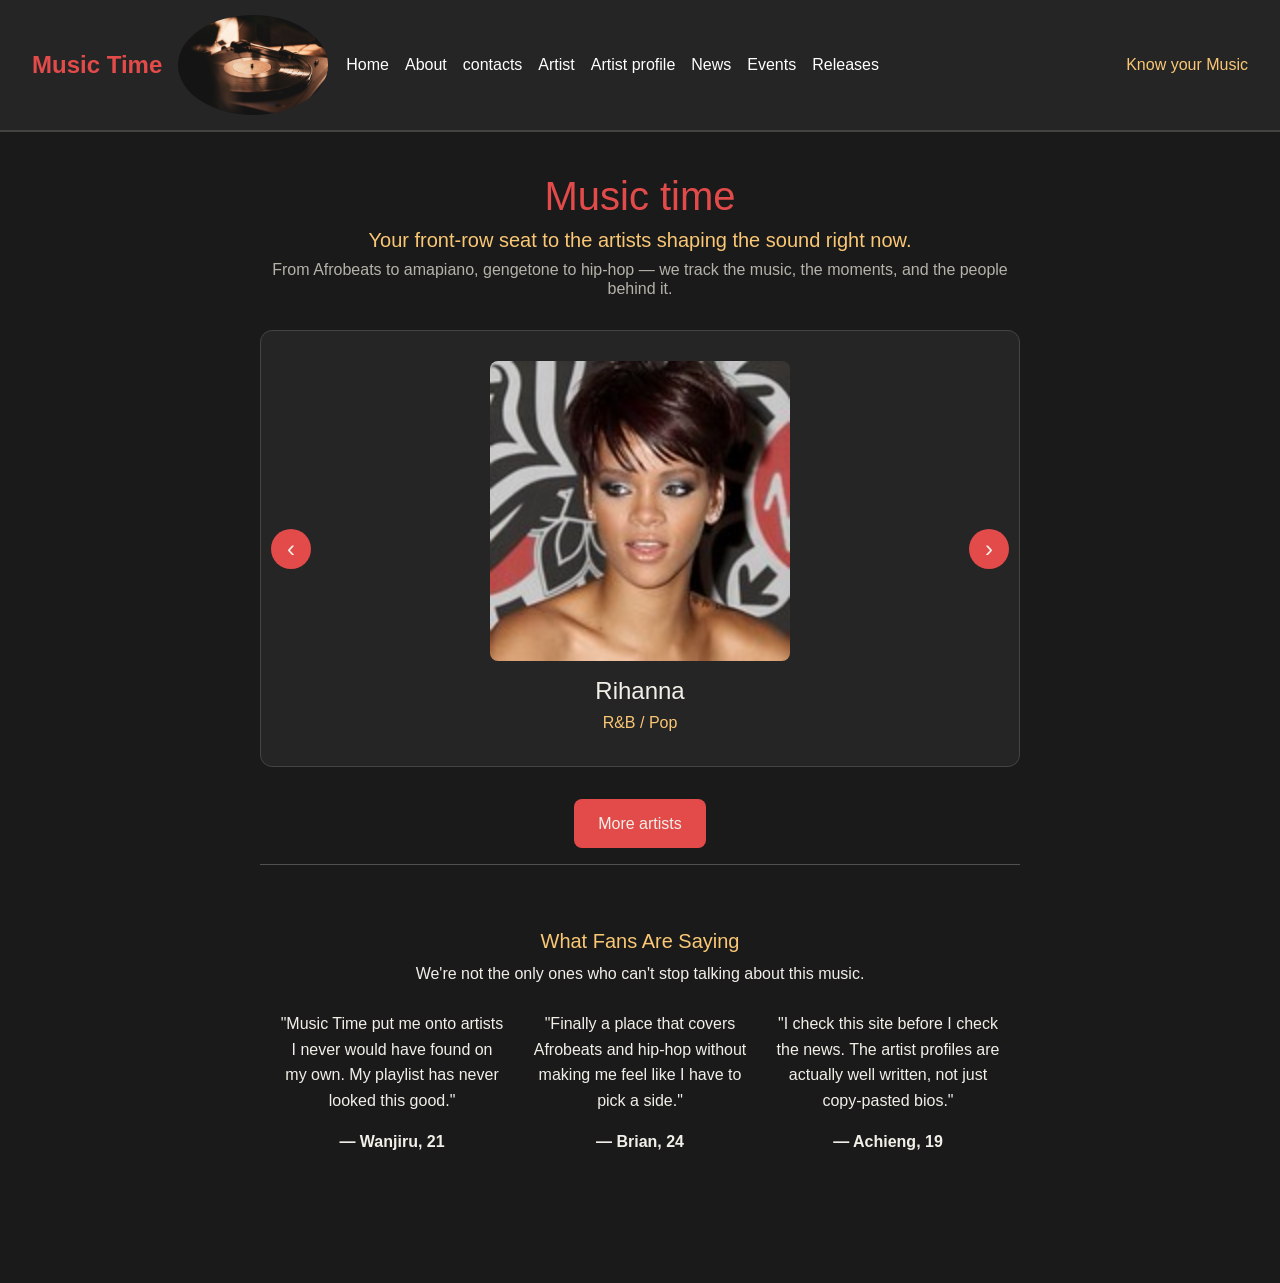
<file: index.html>
<!DOCTYPE html>
<html lang="en">
<head>
    <meta charset="UTF-8">
    <meta name="viewport" content="width=device-width, initial-scale=1.0">
    <title>Artist</title>
    <link href="https://cdn.jsdelivr.net/npm/bootstrap@5.3.3/dist/css/bootstrap.min.css" rel="stylesheet">
    <link rel="stylesheet" href="style.css">

</head>
<body>
    <nav class="navbar navbar-expand-lg" data-bs-theme="dark" >
  <div class="container-fluid">
    <a class="navbar-brand" href="index.html">Music Time</a>
    <img src="Images/music logo.jpg" alt="logo" class="custom-navbar-logo">
    <button class="navbar-toggler" type="button" data-bs-toggle="collapse" data-bs-target="#navbarText" aria-controls="navbarText" aria-expanded="false" aria-label="Toggle navigation">
      <span class="navbar-toggler-icon"></span>
    </button>
    <div class="collapse navbar-collapse" id="navbarText">
      <ul class="navbar-nav me-auto mb-2 mb-lg-0">
        <li class="nav-item">
          <a class="nav-link active" aria-current="page" href="index.html" class="nav-link">Home</a>
        </li>
        <li class="nav-item">
          <a class="nav-link active" aria-current="page" href="about.html" class="nav-link">About</a>
        </li>
        <li class="nav-item">
          <a class="nav-link active" aria-current="page" href="contacts.html">contacts</a>
        </li>
        <li class="nav-item">
          <a class="nav-link active" aria-current="page" href="artist.html">Artist</a>
        </li>
        <li class="nav-item">
          <a class="nav-link active" aria-current="page" href="artist-profile.html">Artist profile</a>
        </li>
        <li class="nav-item">
          <a class="nav-link active" aria-current="page" href="news.html">News</a>
        </li>
        <li class="nav-item">
          <a class="nav-link active" aria-current="page" href="events.html">Events</a>
        </li>
        <li class="nav-item">
          <a class="nav-link active" aria-current="page" href="releases.html">Releases</a>
        </li>
      </ul>
      <span class="navbar-text">
         Know your Music
      </span>
    </div>
  </div>
</nav>



<div class="profiles-container">
  <h1>Music time</h1>
  <h2>Your front-row seat to the artists shaping the sound right now.</h2>
  <h3>From Afrobeats to amapiano, gengetone to hip-hop — we track the music, the moments, and the people behind it.</h3>
  <div id="artistCarousel">
    <div class="carousel-slide">
      <img id="carousel-img" src="Images/Rihanna.jpg" alt="Featured artist">
      <h3 id="carousel-name">Rihanna</h3>
      <p id="carousel-genre">R&B / Pop</p>
    </div>
 
    <button id="carousel-prev">&#8249;</button>
    <button id="carousel-next">&#8250;</button>
  </div>
  <button id="artist-button" class="artist-button">More artists</button>

  <hr>

  <section class="container py-5 text-center">
  <h2>What Fans Are Saying</h2>
  <p>We're not the only ones who can't stop talking about this music.</p>

  <div class="row mt-4">

    <div class="col-md-4 mb-4">
      <p>"Music Time put me onto artists I never would have found on my own. My playlist has never looked this good."</p>
      <p><strong>— Wanjiru, 21</strong></p>
    </div>

    <div class="col-md-4 mb-4">
      <p>"Finally a place that covers Afrobeats and hip-hop without making me feel like I have to pick a side."</p>
      <p><strong>— Brian, 24</strong></p>
    </div>

    <div class="col-md-4 mb-4">
      <p>"I check this site before I check the news. The artist profiles are actually well written, not just copy-pasted bios."</p>
      <p><strong>— Achieng, 19</strong></p>
    </div>

  </div>
</section>
 
  <script src="buttons.js"></script>
  <script src="carousel.js"></script>
  </div>

</body>
</html>
</file>
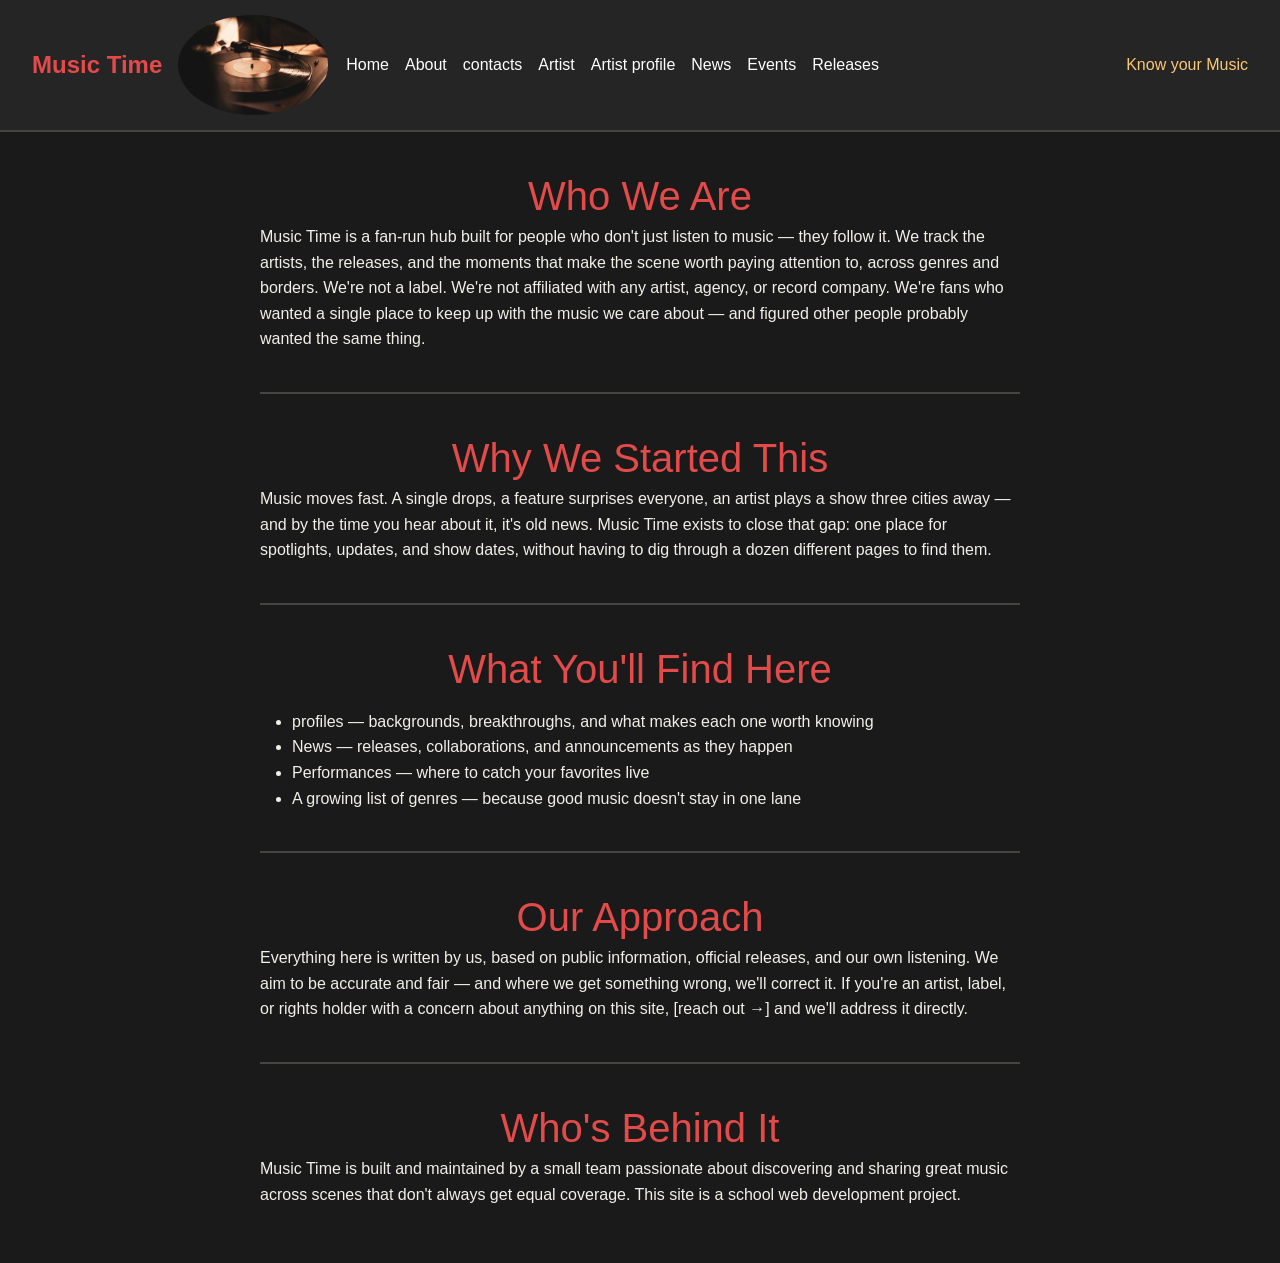
<file: about.html>
<!DOCTYPE html>
<html lang="en">
<head>
    <meta charset="UTF-8">
    <meta name="viewport" content="width=device-width, initial-scale=1.0">
    <title>about</title>
    <link href="https://cdn.jsdelivr.net/npm/bootstrap@5.3.3/dist/css/bootstrap.min.css" rel="stylesheet">
    <link rel="stylesheet" href="style.css">
</head>
<body>
      <nav class="navbar navbar-expand-lg" data-bs-theme="dark" >
  <div class="container-fluid">
    <a class="navbar-brand" href="#">Music Time</a>
    <img src="Images/music logo.jpg" alt="logo" class="custom-navbar-logo">
    <button class="navbar-toggler" type="button" data-bs-toggle="collapse" data-bs-target="#navbarText" aria-controls="navbarText" aria-expanded="false" aria-label="Toggle navigation">
      <span class="navbar-toggler-icon"></span>
    </button>
    <div class="collapse navbar-collapse" id="navbarText">
      <ul class="navbar-nav me-auto mb-2 mb-lg-0">
        <li class="nav-item">
          <a class="nav-link active" aria-current="page" href="index.html">Home</a>
        </li>
        <li class="nav-item">
          <a class="nav-link active" aria-current="page" href="about.html">About</a>
        </li>
        <li class="nav-item">
          <a class="nav-link active" aria-current="page" href="contacts.html">contacts</a>
        </li>
        <li class="nav-item">
          <a class="nav-link active" aria-current="page" href="artist.html">Artist</a>
        </li>
        <li class="nav-item">
          <a class="nav-link active" aria-current="page" href="artist-profile.html">Artist profile</a>
        </li>
        <li class="nav-item">
          <a class="nav-link active" aria-current="page" href="news.html">News</a>
        </li>
        <li class="nav-item">
          <a class="nav-link active" aria-current="page" href="events.html">Events</a>
        </li>
        <li class="nav-item">
          <a class="nav-link active" aria-current="page" href="releases.html">Releases</a>
        </li>
      </ul>
      <span class="navbar-text">
         Know your Music
      </span>
    </div>
  </div>
</nav>
<div class="about-container1">
<h3>Who We Are</h3>
<p>Music Time is a fan-run hub built for people who don't just listen to music — they follow it. 
  We track the artists, the releases, and the moments that make the scene worth paying attention to, across genres and borders.
We're not a label. We're not affiliated with any artist, agency, or record company. 
We're fans who wanted a single place to keep up with the music we care about — and figured other people probably wanted the same thing.
</p>

<hr>

<h3>Why We Started This</h3>
<p>Music moves fast. A single drops, a feature surprises everyone, an artist plays a show three cities away — and by the time you hear about it, it's old news.
   Music Time exists to close that gap: one place for spotlights, updates, and show dates, without having to dig through a dozen different pages to find them.</p>

<hr>

   <h3>What You'll Find Here</h3>
   <p>
    <ul>
      <li> profiles — backgrounds, breakthroughs, and what makes each one worth knowing</li>
      <li>News — releases, collaborations, and announcements as they happen</li>
      <li>Performances — where to catch your favorites live</li>
      <li>A growing list of genres — because good music doesn't stay in one lane</li>
    </ul>
   </p>

<hr>

   <h3>Our Approach</h3>
   <p>Everything here is written by us, based on public information, official releases, and our own listening. 
    We aim to be accurate and fair — and where we get something wrong, we'll correct it. 
    If you're an artist, label, or rights holder with a concern about anything on this site, [reach out →] and we'll address it directly.</p>

<hr>

    <h3>Who's Behind It</h3>
    <p>Music Time is built and maintained by a small team passionate about discovering and sharing great music across scenes that don't always get equal coverage. 
      This site  is a school web development project.</p>
</div>
</body>
</html>
</file>
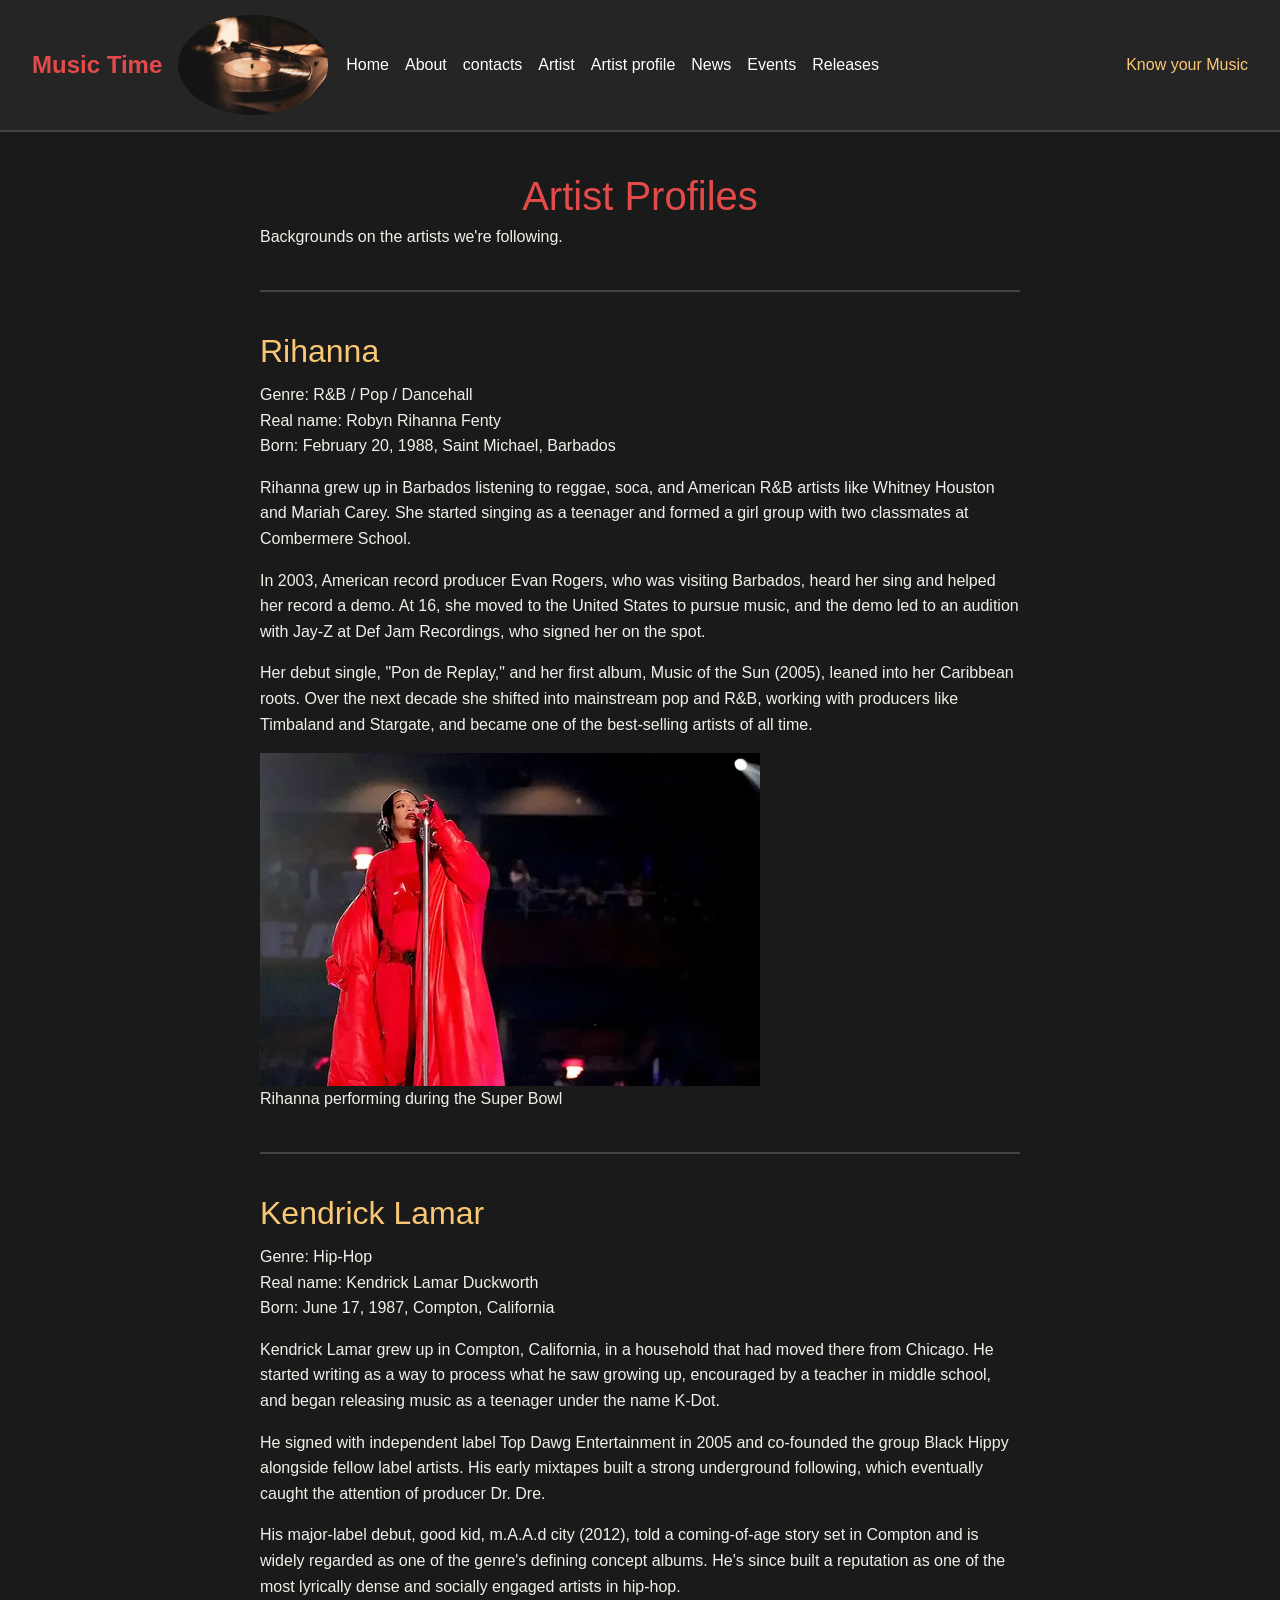
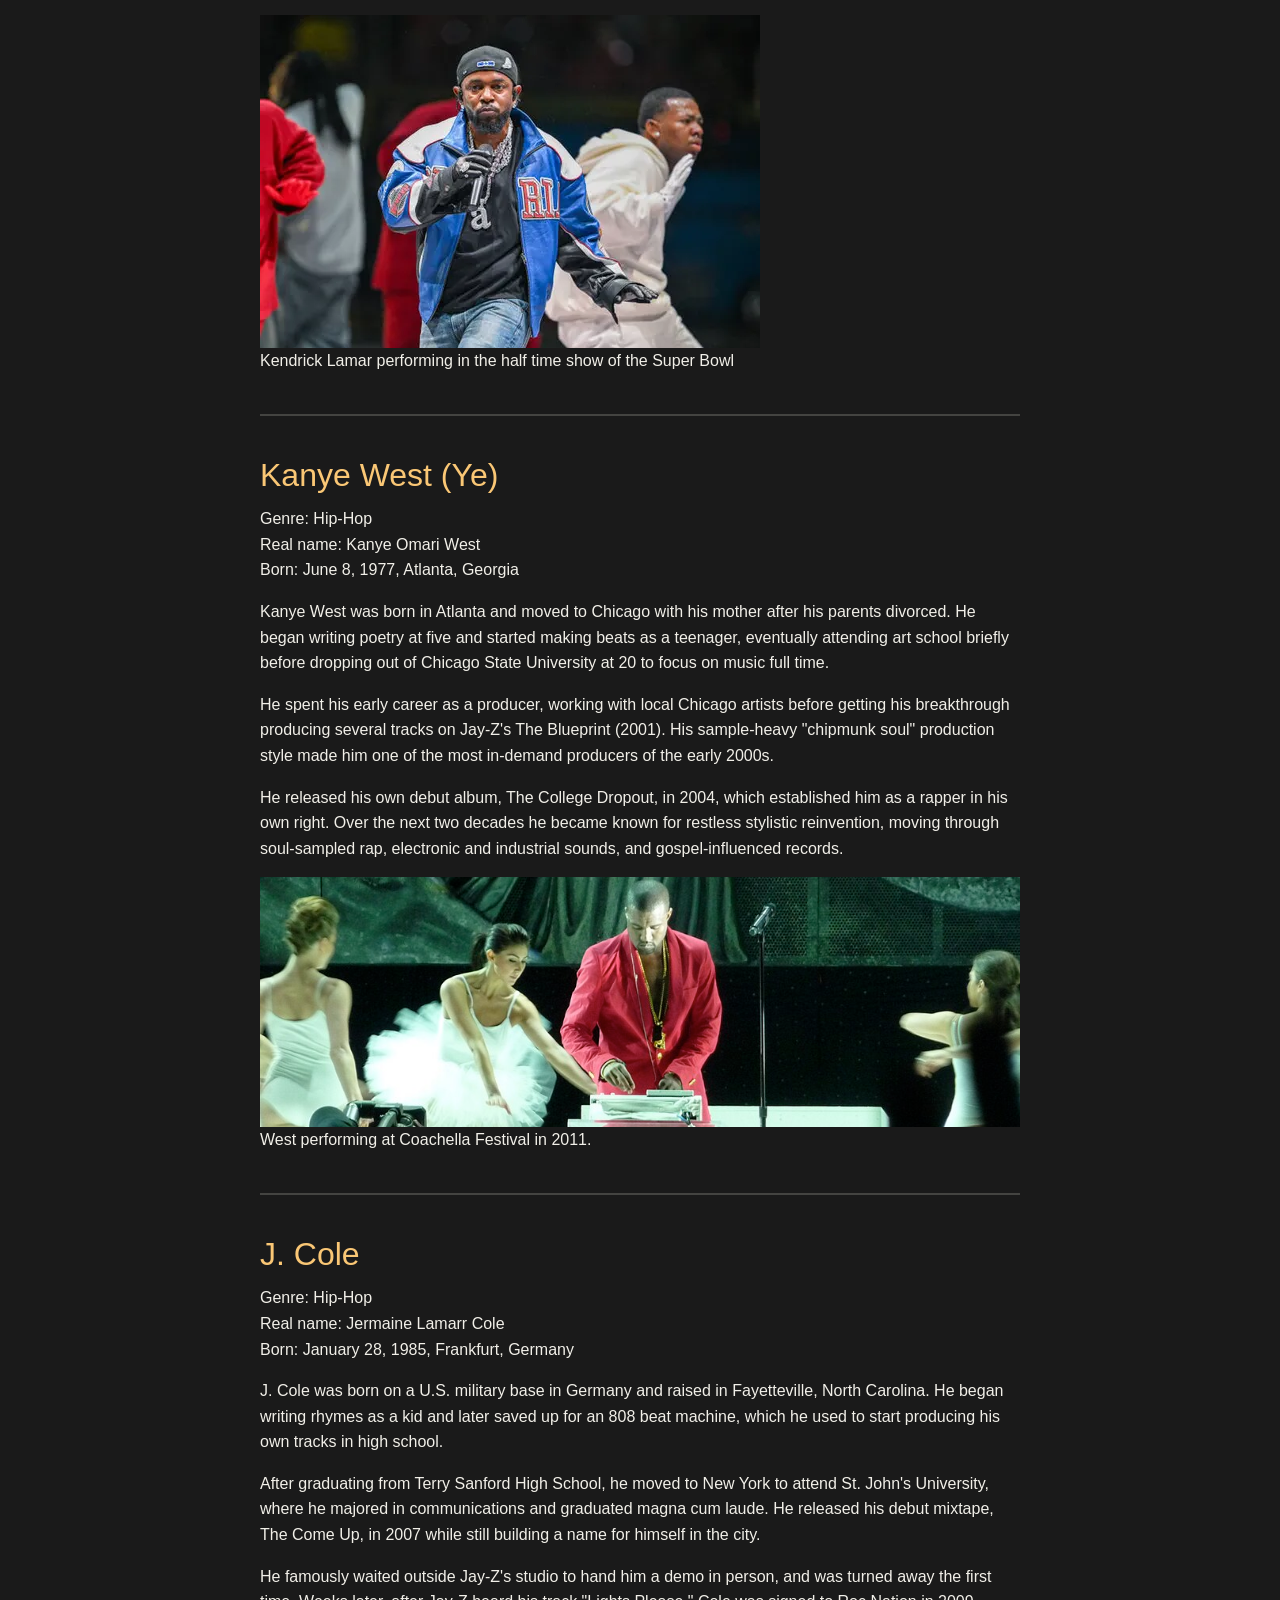
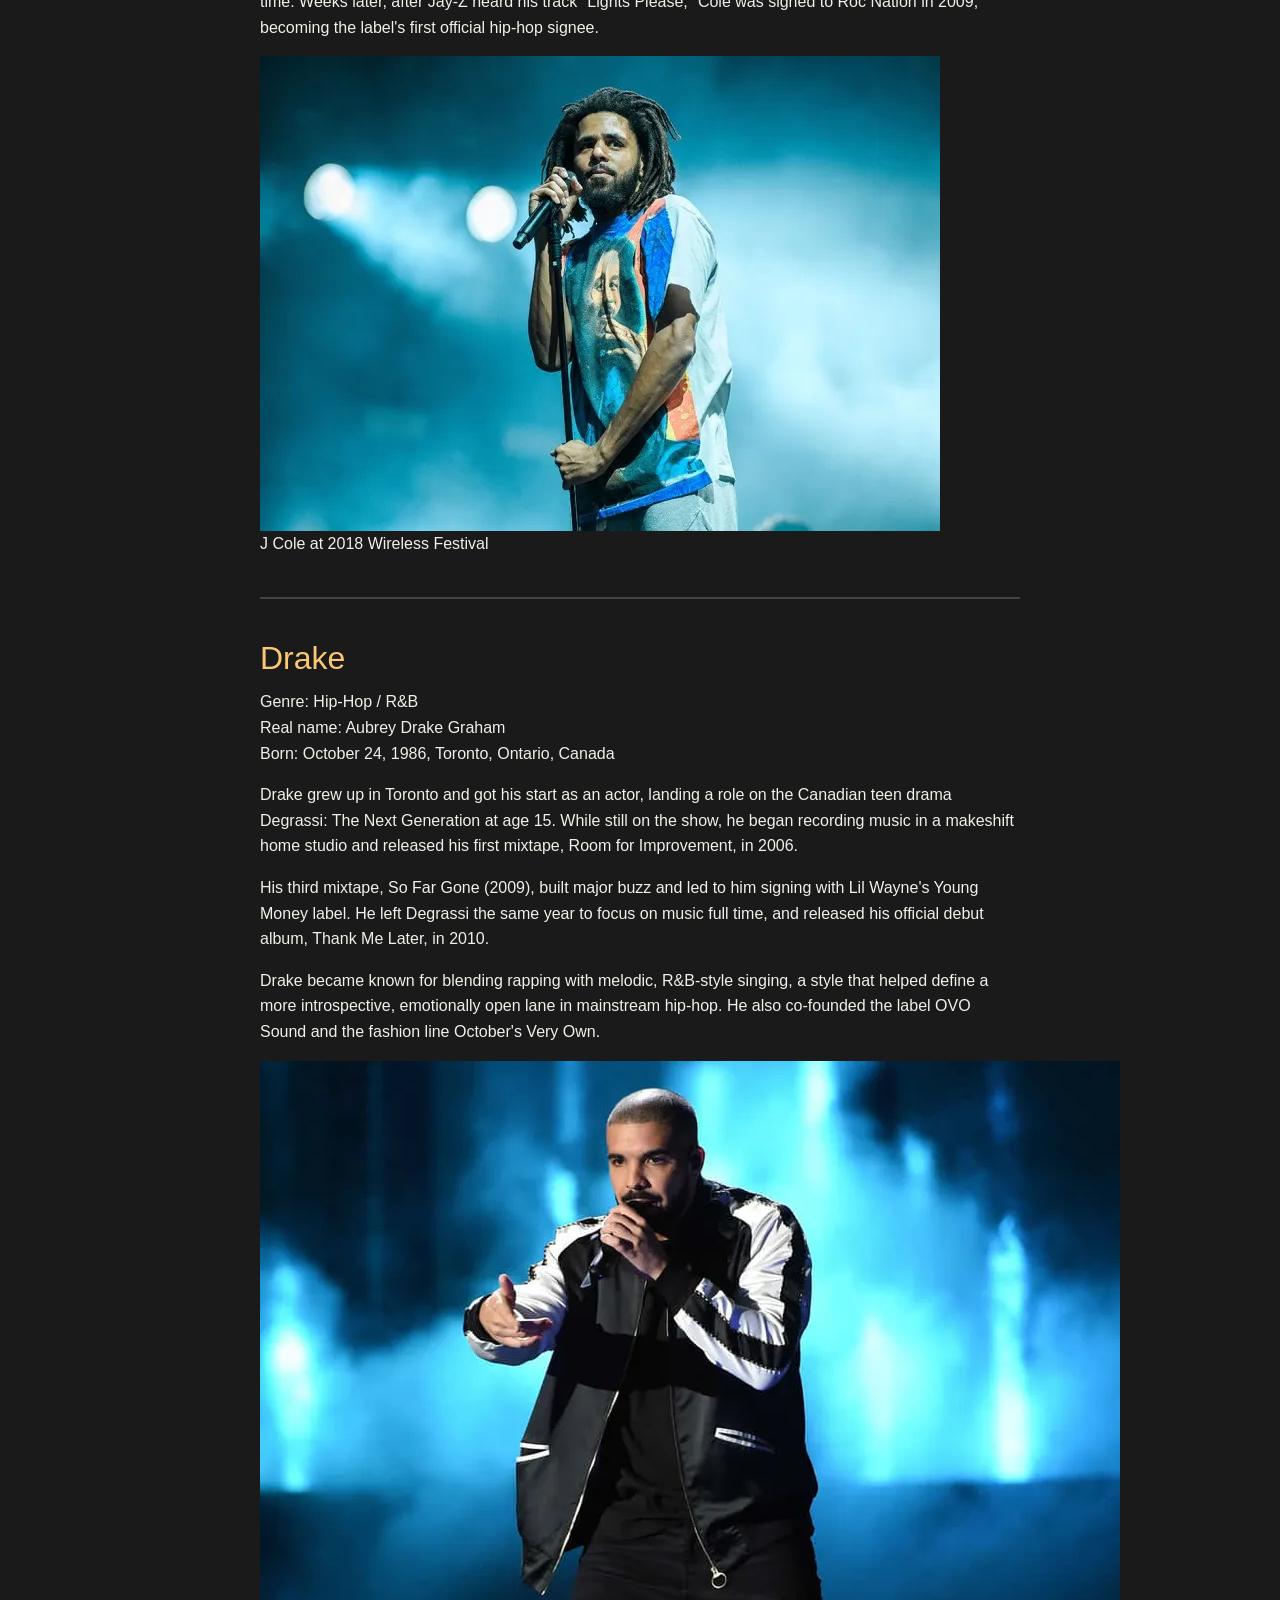
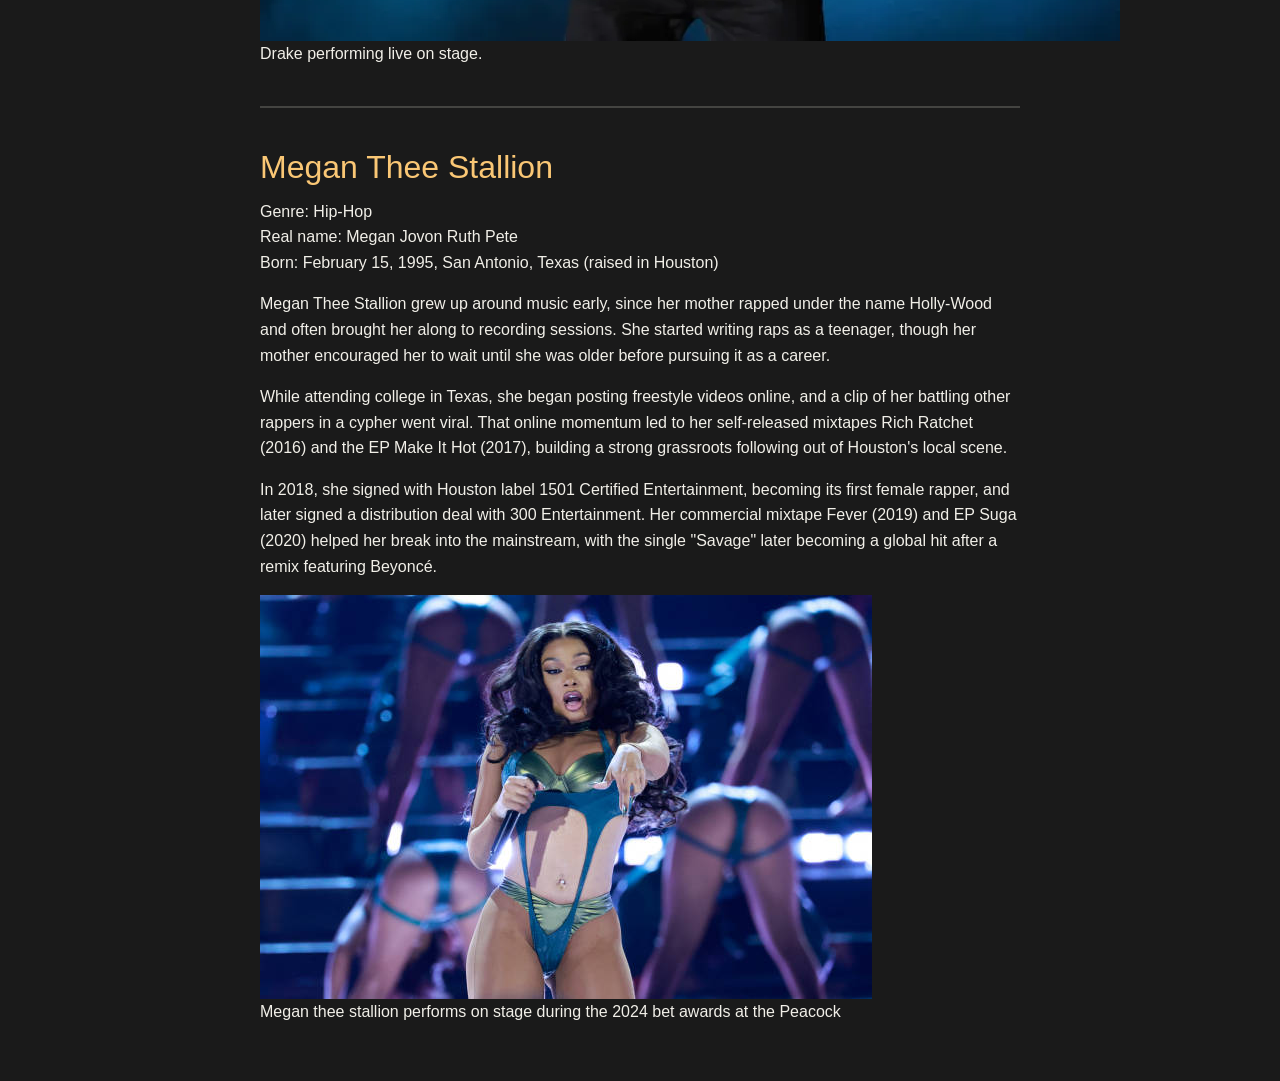
<file: artist-profile.html>
<!DOCTYPE html>
<html lang="en">
<head>
    <meta charset="UTF-8">
    <meta name="viewport" content="width=device-width, initial-scale=1.0">
    <title>Artist profile</title>
    <link href="https://cdn.jsdelivr.net/npm/bootstrap@5.3.3/dist/css/bootstrap.min.css" rel="stylesheet">
    <link rel="stylesheet" href="style.css">
</head>
<body>
    </head>
<body>
    <nav class="navbar navbar-expand-lg" data-bs-theme="dark" >
  <div class="container-fluid">
    <a class="navbar-brand" href="#">Music Time</a>
    <img src="Images/music logo.jpg" alt="logo" class="custom-navbar-logo">
    <button class="navbar-toggler" type="button" data-bs-toggle="collapse" data-bs-target="#navbarText" aria-controls="navbarText" aria-expanded="false" aria-label="Toggle navigation">
      <span class="navbar-toggler-icon"></span>
    </button>
    <div class="collapse navbar-collapse" id="navbarText">
      <ul class="navbar-nav me-auto mb-2 mb-lg-0">
        <li class="nav-item">
          <a class="nav-link active" aria-current="page" href="index.html">Home</a>
        </li>
        <li class="nav-item">
          <a class="nav-link active" aria-current="page" href="about.html">About</a>
        </li>
        <li class="nav-item">
          <a class="nav-link active" aria-current="page" href="contacts.html">contacts</a>
        </li>
        <li class="nav-item">
          <a class="nav-link active" aria-current="page" href="artist.html">Artist</a>
        </li>
        <li class="nav-item">
          <a class="nav-link active" aria-current="page" href="artist-profile.html">Artist profile</a>
        </li>
        <li class="nav-item">
          <a class="nav-link active" aria-current="page" href="news.html">News</a>
        </li>
        <li class="nav-item">
          <a class="nav-link active" aria-current="page" href="events.html">Events</a>
        </li>
        <li class="nav-item">
          <a class="nav-link active" aria-current="page" href="releases.html">Releases</a>
        </li>
      </ul>
      <span class="navbar-text">
         Know your Music
      </span>
    </div>
  </div>
</nav>

<main class="artist-profile-container">
 
  <h1>Artist Profiles</h1>
  <p>Backgrounds on the artists we're following.</p>
 
  <hr>

   <h2>Rihanna</h2>
  <p>Genre: R&B / Pop / Dancehall<br>
  Real name: Robyn Rihanna Fenty<br>
  Born: February 20, 1988, Saint Michael, Barbados</p>
 
  <p>Rihanna grew up in Barbados listening to reggae, soca, and American R&B artists like Whitney Houston and Mariah Carey. She started singing as a teenager and formed a girl group with two classmates at Combermere School.</p>
 
  <p>In 2003, American record producer Evan Rogers, who was visiting Barbados, heard her sing and helped her record a demo. At 16, she moved to the United States to pursue music, and the demo led to an audition with Jay-Z at Def Jam Recordings, who signed her on the spot.</p>
 
  <p>Her debut single, "Pon de Replay," and her first album, Music of the Sun (2005), leaned into her Caribbean roots. Over the next decade she shifted into mainstream pop and R&B, working with producers like Timbaland and Stargate, and became one of the best-selling artists of all time.</p>
  
  <img src="Images/rihanna performance.webp" alt="Rihanna">
  <p>Rihanna performing during the Super Bowl</p>
 
  <hr>

  <h2>Kendrick Lamar</h2>
  <p>Genre: Hip-Hop<br>
  Real name: Kendrick Lamar Duckworth<br>
  Born: June 17, 1987, Compton, California</p>
 
  <p>Kendrick Lamar grew up in Compton, California, in a household that had moved there from Chicago. He started writing as a way to process what he saw growing up, encouraged by a teacher in middle school, and began releasing music as a teenager under the name K-Dot.</p>
 
  <p>He signed with independent label Top Dawg Entertainment in 2005 and co-founded the group Black Hippy alongside fellow label artists. His early mixtapes built a strong underground following, which eventually caught the attention of producer Dr. Dre.</p>
 
  <p>His major-label debut, good kid, m.A.A.d city (2012), told a coming-of-age story set in Compton and is widely regarded as one of the genre's defining concept albums. He's since built a reputation as one of the most lyrically dense and socially engaged artists in hip-hop.</p>

  <img src="Images/kendrick-lamar-performs-in-the-halftime-show-during-super-bowl-lix-on-sunday-feb-9-in-new.webp" alt="Kendrick">
  <p>Kendrick Lamar performing in the half time show of the Super Bowl </p>
 
  <hr>
 
  <h2>Kanye West (Ye)</h2>
  <p>Genre: Hip-Hop<br>
  Real name: Kanye Omari West<br>
  Born: June 8, 1977, Atlanta, Georgia</p>
 
  <p>Kanye West was born in Atlanta and moved to Chicago with his mother after his parents divorced. He began writing poetry at five and started making beats as a teenager, eventually attending art school briefly before dropping out of Chicago State University at 20 to focus on music full time.</p>
 
  <p>He spent his early career as a producer, working with local Chicago artists before getting his breakthrough producing several tracks on Jay-Z's The Blueprint (2001). His sample-heavy "chipmunk soul" production style made him one of the most in-demand producers of the early 2000s.</p>
 
  <p>He released his own debut album, The College Dropout, in 2004, which established him as a rapper in his own right. Over the next two decades he became known for restless stylistic reinvention, moving through soul-sampled rap, electronic and industrial sounds, and gospel-influenced records.</p>

  <img src="Images/Kanye_West_Coachella_2011_6.jpg" alt="Kanye" class="profile-img">
  <p>West performing at Coachella Festival in 2011.</p>
  <hr>
 
  <h2>J. Cole</h2>
  <p>Genre: Hip-Hop<br>
  Real name: Jermaine Lamarr Cole<br>
  Born: January 28, 1985, Frankfurt, Germany</p>
 
  <p>J. Cole was born on a U.S. military base in Germany and raised in Fayetteville, North Carolina. He began writing rhymes as a kid and later saved up for an 808 beat machine, which he used to start producing his own tracks in high school.</p>
 
  <p>After graduating from Terry Sanford High School, he moved to New York to attend St. John's University, where he majored in communications and graduated magna cum laude. He released his debut mixtape, The Come Up, in 2007 while still building a name for himself in the city.</p>
 
  <p>He famously waited outside Jay-Z's studio to hand him a demo in person, and was turned away the first time. Weeks later, after Jay-Z heard his track "Lights Please," Cole was signed to Roc Nation in 2009, becoming the label's first official hip-hop signee.</p>

  <img src="Images/cole_2.webp" alt="J.cole">
  <p>J Cole at 2018 Wireless Festival</p>
 
  <hr>
 
  <h2>Drake</h2>
  <p>Genre: Hip-Hop / R&B<br>
  Real name: Aubrey Drake Graham<br>
  Born: October 24, 1986, Toronto, Ontario, Canada</p>
 
  <p>Drake grew up in Toronto and got his start as an actor, landing a role on the Canadian teen drama Degrassi: The Next Generation at age 15. While still on the show, he began recording music in a makeshift home studio and released his first mixtape, Room for Improvement, in 2006.</p>
 
  <p>His third mixtape, So Far Gone (2009), built major buzz and led to him signing with Lil Wayne's Young Money label. He left Degrassi the same year to focus on music full time, and released his official debut album, Thank Me Later, in 2010.</p>
 
  <p>Drake became known for blending rapping with melodic, R&B-style singing, a style that helped define a more introspective, emotionally open lane in mainstream hip-hop. He also co-founded the label OVO Sound and the fashion line October's Very Own.</p>

  <img src="Images/drake-performing.webp" alt="Drake">
  <p>Drake performing live on stage.</p>
 
  <hr>
 
  <h2>Megan Thee Stallion</h2>
  <p>Genre: Hip-Hop<br>
  Real name: Megan Jovon Ruth Pete<br>
  Born: February 15, 1995, San Antonio, Texas (raised in Houston)</p>
 
  <p>Megan Thee Stallion grew up around music early, since her mother rapped under the name Holly-Wood and often brought her along to recording sessions. She started writing raps as a teenager, though her mother encouraged her to wait until she was older before pursuing it as a career.</p>
 
  <p>While attending college in Texas, she began posting freestyle videos online, and a clip of her battling other rappers in a cypher went viral. That online momentum led to her self-released mixtapes Rich Ratchet (2016) and the EP Make It Hot (2017), building a strong grassroots following out of Houston's local scene.</p>
 
  <p>In 2018, she signed with Houston label 1501 Certified Entertainment, becoming its first female rapper, and later signed a distribution deal with 300 Entertainment. Her commercial mixtape Fever (2019) and EP Suga (2020) helped her break into the mainstream, with the single "Savage" later becoming a global hit after a remix featuring Beyoncé.</p>

  <img src="Images/Megan thee stallion performing.jpg" alt="Megan Thee Stallion">
  <p>Megan thee stallion performs on stage during the 2024 bet awards at the Peacock</p>
 
</main>

    
</body>
</html>
</file>
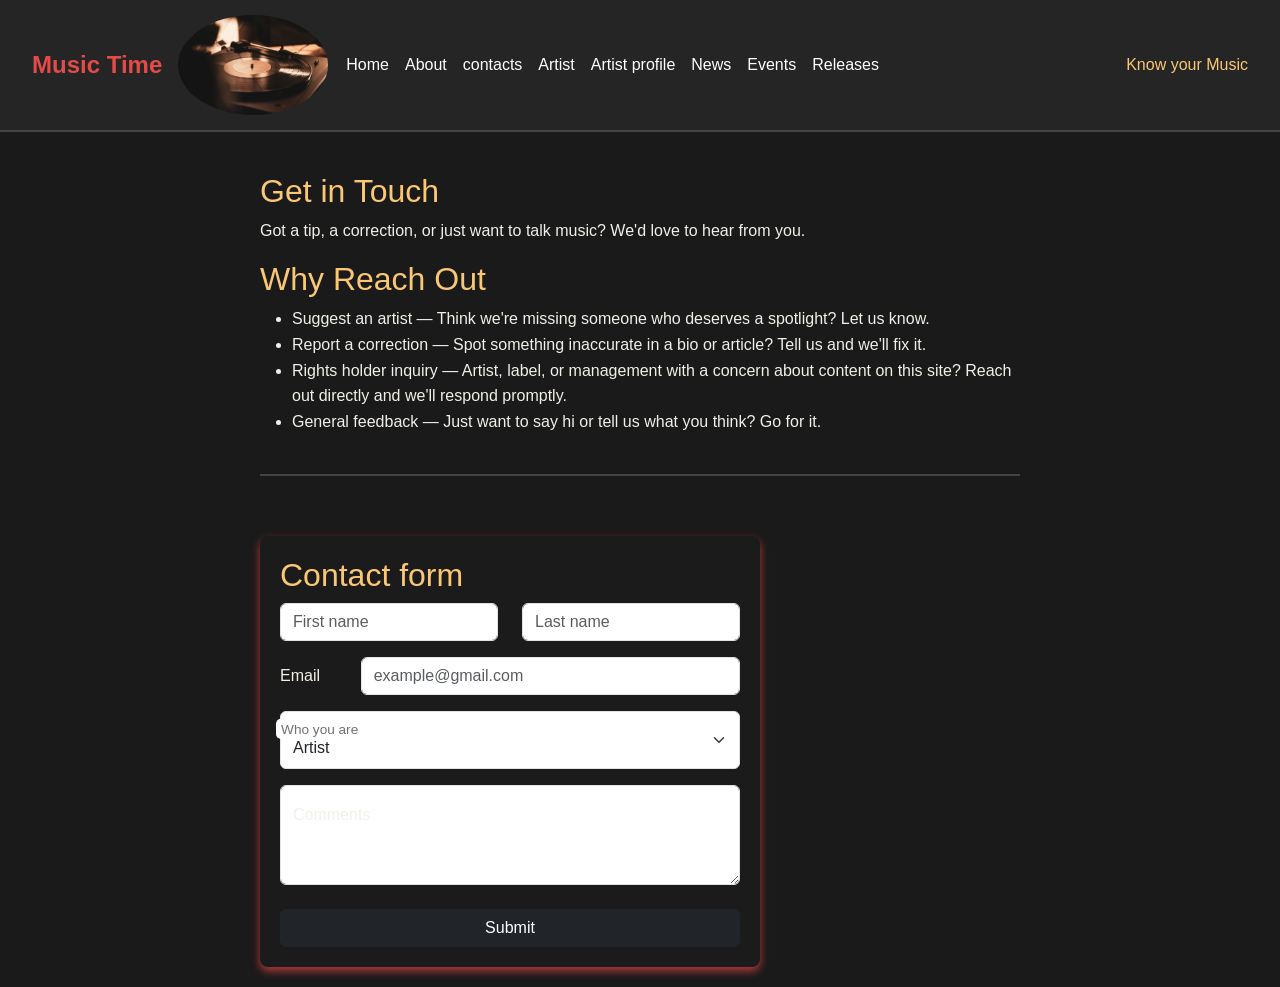
<file: contacts.html>
<!DOCTYPE html>
<html lang="en">
<head>
    <meta charset="UTF-8">
    <meta name="viewport" content="width=device-width, initial-scale=1.0">
    <title>Document</title>
    <link href="https://cdn.jsdelivr.net/npm/bootstrap@5.3.3/dist/css/bootstrap.min.css" rel="stylesheet">
    <link rel="stylesheet" href="style.css">
</head>
<body>

<nav class="navbar navbar-expand-lg" data-bs-theme="dark" >
  <div class="container-fluid">
    <a class="navbar-brand" href="#">Music Time</a>
    <img src="Images/music logo.jpg" alt="logo" class="custom-navbar-logo">
    <button class="navbar-toggler" type="button" data-bs-toggle="collapse" data-bs-target="#navbarText" aria-controls="navbarText" aria-expanded="false" aria-label="Toggle navigation">
      <span class="navbar-toggler-icon"></span>
    </button>
    <div class="collapse navbar-collapse" id="navbarText">
      <ul class="navbar-nav me-auto mb-2 mb-lg-0">
        <li class="nav-item">
          <a class="nav-link active" aria-current="page" href="index.html">Home</a>
        </li>
        <li class="nav-item">
          <a class="nav-link active" aria-current="page" href="about.html">About</a>
        </li>
        <li class="nav-item">
          <a class="nav-link active" aria-current="page" href="contacts.html">contacts</a>
        </li>
        <li class="nav-item">
          <a class="nav-link active" aria-current="page" href="artist.html">Artist</a>
        </li>
        <li class="nav-item">
          <a class="nav-link active" aria-current="page" href="artist-profile.html">Artist profile</a>
        </li>
        <li class="nav-item">
          <a class="nav-link active" aria-current="page" href="news.html">News</a>
        </li>
        <li class="nav-item">
          <a class="nav-link active" aria-current="page" href="events.html">Events</a>
        </li>
        <li class="nav-item">
          <a class="nav-link active" aria-current="page" href="releases.html">Releases</a>
        </li>
      </ul>
      <span class="navbar-text">
         Know your Music
      </span>
    </div>
  </div>
</nav>
<div class="big-container">
<div class="contact-container">
    <h2>Get in Touch</h2>
    <p>Got a tip, a correction, or just want to talk music? We'd love to hear from you.</p>
    <h2>Why Reach Out</h2>
    <ul>
        <li>Suggest an artist — Think we're missing someone who deserves a spotlight? Let us know.</li>
        <li>Report a correction — Spot something inaccurate in a bio or article? Tell us and we'll fix it.</li>
        <li>Rights holder inquiry — Artist, label, or management with a concern about content on this site? Reach out directly and we'll respond promptly.</li>
        <li>General feedback — Just want to say hi or tell us what you think? Go for it.</li>   
    </ul>
</div>

<hr>

<div class="form-container">
    <h2>Contact form</h2>
    <form id="contact-form">
  <div class="row mb-3">
  <div class="col">
    <input type="text" class="form-control" id="first-name" placeholder="First name" aria-label="First name">
  </div>
  <div class="col">
    <input type="text" class="form-control" id="last-name" placeholder="Last name" aria-label="Last name">
  </div>
  </div>

  <div class="row mb-3">
  <label for="colFormLabel" class="col-sm-2 col-form-label">Email</label>
  <div class="col-sm-10">
    <input type="email" class="form-control" id="colFormLabel" placeholder="example@gmail.com">
  </div>
</div>

    <div class="row mb-3">
    <div class="form-floating">
  <select class="form-select" id="floatingSelect" aria-label="Floating label select example">
    <option selected>Artist</option>
    <option value="1">Fan</option>
    <option value="2">Manager</option>
    <option value="3">Other</option>
  </select>
  <label for="floatingSelect">Who you are</label>
    </div>
</div>

      <div class="form-floating mb-3">
      <textarea class="form-control" placeholder="Leave a comment here" id="floatingTextarea2" style="height: 100px"></textarea>
      <label for="floatingTextarea2">Comments</label>
    </div>

    <p id="form-error" class="text-danger"></p>

    <button type="button" id="submit-btn" class="btn btn-dark w-100 mt-2">Submit</button>
  </form>
</div>
</div>
<script src="contact.js"></script>
</body>
</html>
</file>
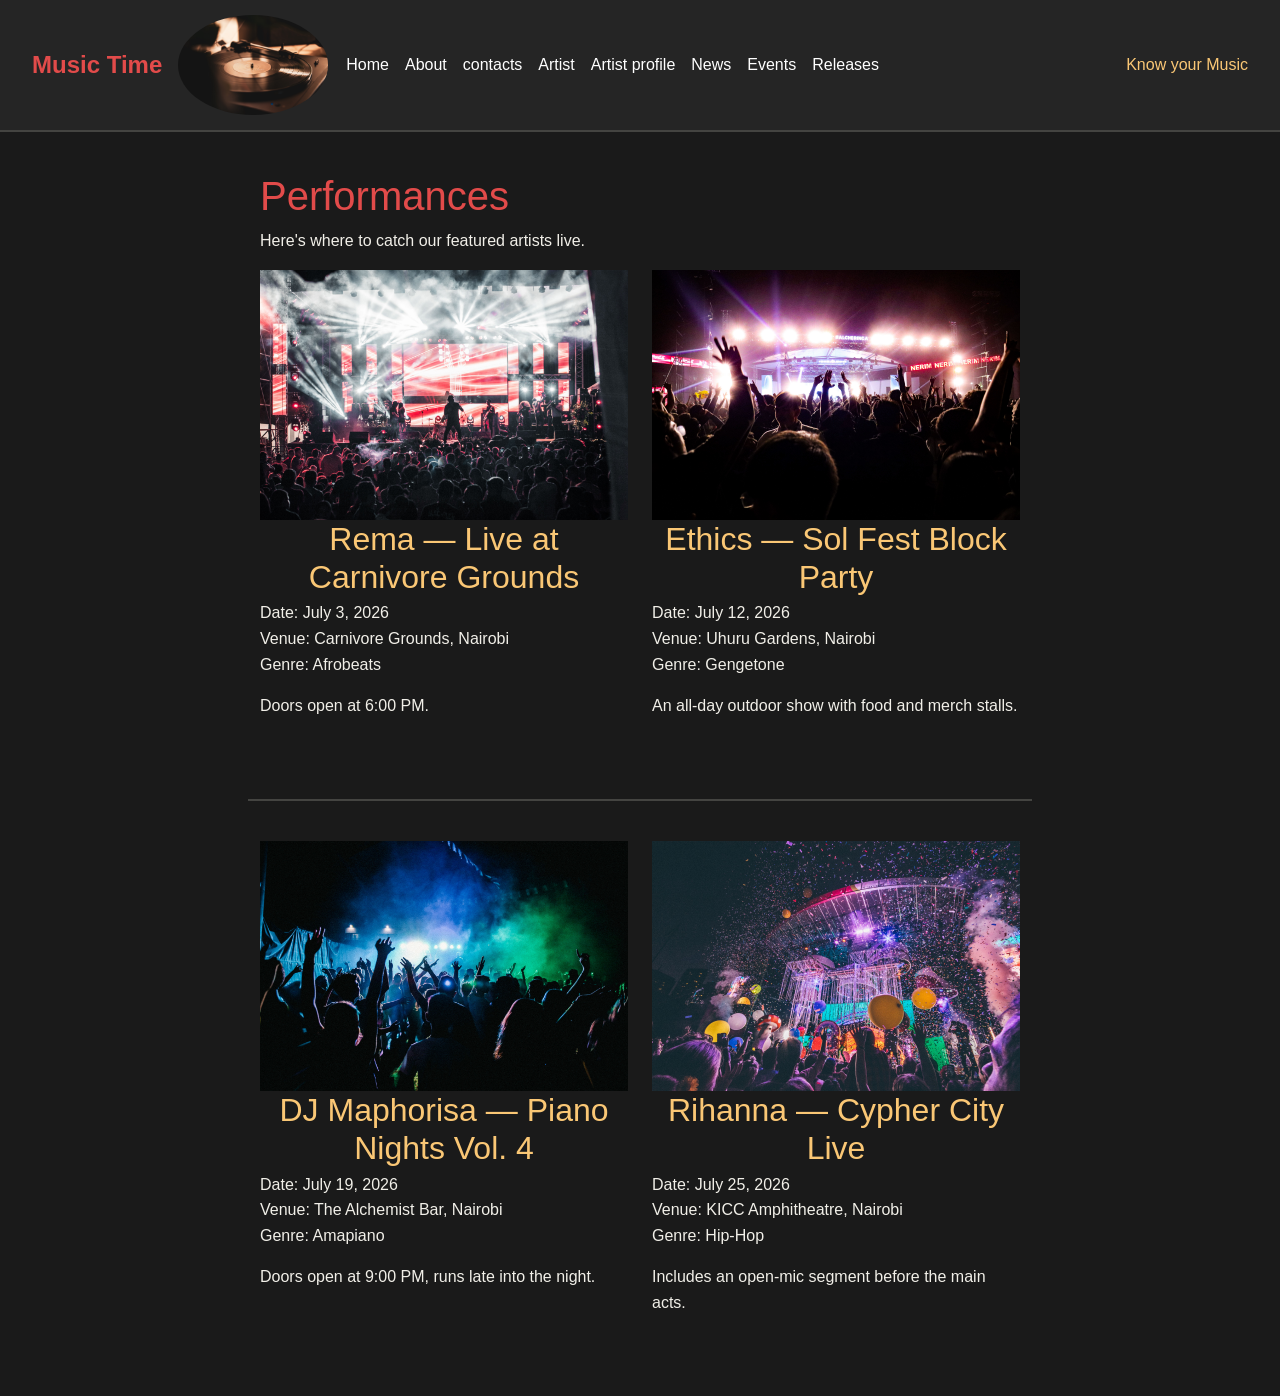
<file: events.html>
<!DOCTYPE html>
<html lang="en">
<head>
    <meta charset="UTF-8">
    <meta name="viewport" content="width=, initial-scale=1.0">
    <title>Events</title>
        <link href="https://cdn.jsdelivr.net/npm/bootstrap@5.3.3/dist/css/bootstrap.min.css" rel="stylesheet">
    <link rel="stylesheet" href="style.css">
</head>
<body>
    <nav class="navbar navbar-expand-lg" data-bs-theme="dark" >
  <div class="container-fluid">
    <a class="navbar-brand" href="index.html">Music Time</a>
    <img src="Images/music logo.jpg" alt="logo" class="custom-navbar-logo">
    <button class="navbar-toggler" type="button" data-bs-toggle="collapse" data-bs-target="#navbarText" aria-controls="navbarText" aria-expanded="false" aria-label="Toggle navigation">
      <span class="navbar-toggler-icon"></span>
    </button>
    <div class="collapse navbar-collapse" id="navbarText">
      <ul class="navbar-nav me-auto mb-2 mb-lg-0">
        <li class="nav-item">
          <a class="nav-link active" aria-current="page" href="index.html">Home</a>
        </li>
        <li class="nav-item">
          <a class="nav-link active" aria-current="page" href="about.html">About</a>
        </li>
        <li class="nav-item">
          <a class="nav-link active" aria-current="page" href="contacts.html">contacts</a>
        </li>
        <li class="nav-item">
          <a class="nav-link active" aria-current="page" href="artist.html">Artist</a>
        </li>
        <li class="nav-item">
          <a class="nav-link active" aria-current="page" href="artist-profile.html">Artist profile</a>
        </li>
        <li class="nav-item">
          <a class="nav-link active" aria-current="page" href="news.html">News</a>
        </li>
        <li class="nav-item">
          <a class="nav-link active" aria-current="page" href="events.html">Events</a>
        </li>
        <li class="nav-item">
          <a class="nav-link active" aria-current="page" href="releases.html">Releases</a>
        </li>
      </ul>
      <span class="navbar-text">
         Know your Music
      </span>
    </div>
  </div>
</nav>

<main class="event-container">
 
  <h1>Performances</h1>
  <p>Here's where to catch our featured artists live.</p>
 
  <div class="row">
 
    <div class="col-md-6 mb-4">
      <img src="Images/event3.jpg" alt="event3" class="profile-img">
      <h3>Rema — Live at Carnivore Grounds</h3>
      <p>Date: July 3, 2026<br>
      Venue: Carnivore Grounds, Nairobi<br>
      Genre: Afrobeats</p>
      <p>Doors open at 6:00 PM.</p>
    </div>

    <div class="col-md-6 mb-4">
      <img src="Images/event4.jpg" alt="event4" class="profile-img">
      <h3>Ethics — Sol Fest Block Party</h3>
      <p>Date: July 12, 2026<br>
      Venue: Uhuru Gardens, Nairobi<br>
      Genre: Gengetone</p>
      <p>An all-day outdoor show with food and merch stalls.</p>
    </div>

<hr>

    <div class="col-md-6 mb-4">
      <img src="Images/event1.jpg" alt="event 1" class="profile-img">
      <h3> DJ Maphorisa — Piano Nights Vol. 4</h3>
      <p>Date: July 19, 2026<br>
      Venue: The Alchemist Bar, Nairobi<br>
      Genre: Amapiano</p>
      <p>Doors open at 9:00 PM, runs late into the night.</p>
    </div>

    <div class="col-md-6 mb-4">
      <img src="Images/event2.jpg" alt="event2" class="profile-img">
      <h3>Rihanna — Cypher City Live</h3>
      <p>Date: July 25, 2026<br>
      Venue: KICC Amphitheatre, Nairobi<br>
      Genre: Hip-Hop</p>
      <p>Includes an open-mic segment before the main acts.</p>
    </div>
 
  </div>
 
</main>
    
</body>
</html>
</file>
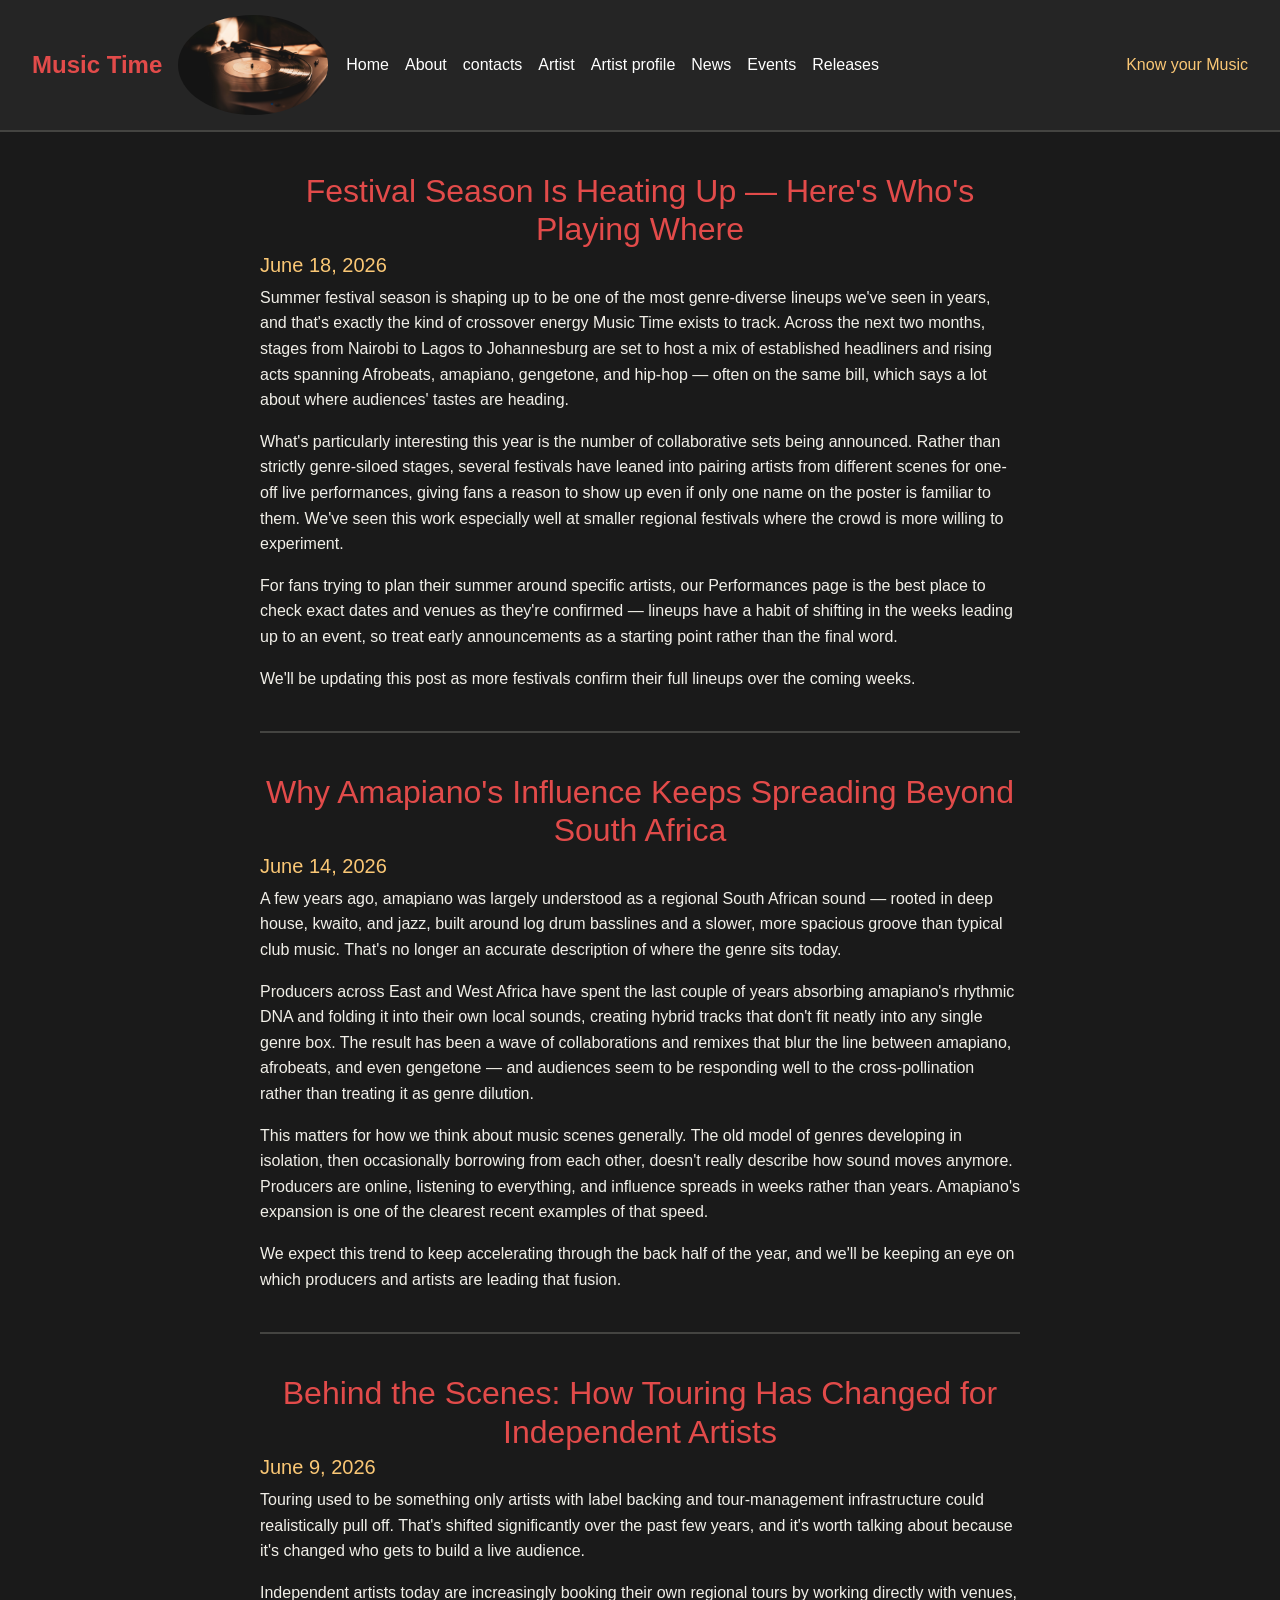
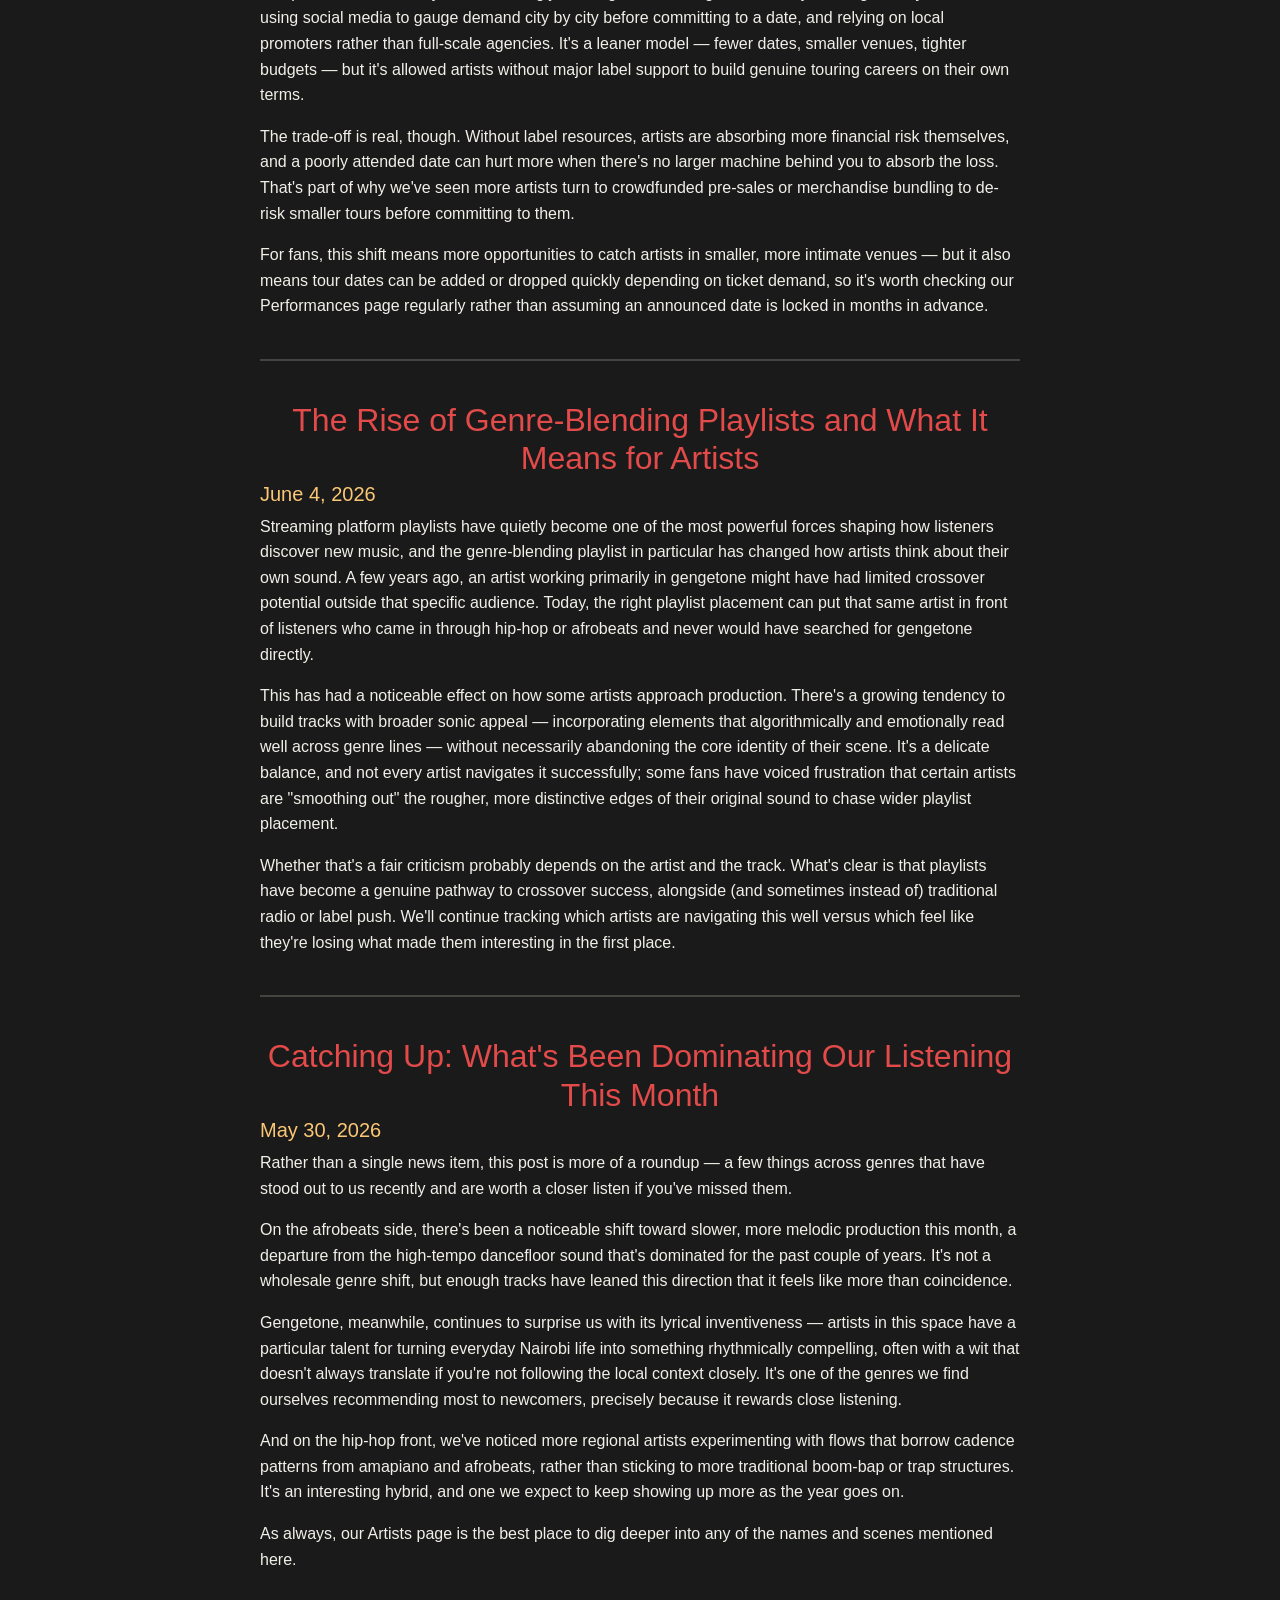
<file: news.html>
<!DOCTYPE html>
<html lang="en">
<head>
    <meta charset="UTF-8">
    <meta name="viewport" content="width=
    , initial-scale=1.0">
    <title>News</title>
    <link href="https://cdn.jsdelivr.net/npm/bootstrap@5.3.3/dist/css/bootstrap.min.css" rel="stylesheet">
    <link rel="stylesheet" href="style.css">
</head>
<body>
    <nav class="navbar navbar-expand-lg" data-bs-theme="dark" >
  <div class="container-fluid">
    <a class="navbar-brand" href="index.html">Music Time</a>
    <img src="Images/music logo.jpg" alt="logo" class="custom-navbar-logo">
    <button class="navbar-toggler" type="button" data-bs-toggle="collapse" data-bs-target="#navbarText" aria-controls="navbarText" aria-expanded="false" aria-label="Toggle navigation">
      <span class="navbar-toggler-icon"></span>
    </button>
    <div class="collapse navbar-collapse" id="navbarText">
      <ul class="navbar-nav me-auto mb-2 mb-lg-0">
        <li class="nav-item">
          <a class="nav-link active" aria-current="page" href="index.html">Home</a>
        </li>
        <li class="nav-item">
          <a class="nav-link active" aria-current="page" href="about.html">About</a>
        </li>
        <li class="nav-item">
          <a class="nav-link active" aria-current="page" href="contacts.html">contacts</a>
        </li>
        <li class="nav-item">
          <a class="nav-link active" aria-current="page" href="artist.html">Artist</a>
        </li>
        <li class="nav-item">
          <a class="nav-link active" aria-current="page" href="artist-profile.html">Artist profile</a>
        </li>
        <li class="nav-item">
          <a class="nav-link active" aria-current="page" href="news.html">News</a>
        </li>
        <li class="nav-item">
          <a class="nav-link active" aria-current="page" href="events.html">Events</a>
        </li>
        <li class="nav-item">
          <a class="nav-link active" aria-current="page" href="releases.html">Releases</a>
        </li>
      </ul>
      <span class="navbar-text">
         Know your Music
      </span>
    </div>
  </div>
</nav>

<div class="news-container">
    <h3>Festival Season Is Heating Up — Here's Who's Playing Where</h3>
    <h5>June 18, 2026</h5>
    <p>Summer festival season is shaping up to be one of the most genre-diverse lineups we've seen in years, and that's exactly the kind of crossover energy Music Time exists to track. 
        Across the next two months, stages from Nairobi to Lagos to Johannesburg are set to host a mix of established headliners and rising acts spanning Afrobeats, 
        amapiano, gengetone, and hip-hop — often on the same bill, which says a lot about where audiences' tastes are heading.</p>

    <p>What's particularly interesting this year is the number of collaborative sets being announced. 
        Rather than strictly genre-siloed stages, several festivals have leaned into pairing artists from different scenes for one-off live performances, 
        giving fans a reason to show up even if only one name on the poster is familiar to them. 
        We've seen this work especially well at smaller regional festivals where the crowd is more willing to experiment.</p>

    <p>For fans trying to plan their summer around specific artists, our Performances page is the best place to check exact dates and venues as they're confirmed — lineups have a habit of shifting in the weeks leading up to an event, so treat early announcements as a starting point rather than the final word.</p>

    <p>We'll be updating this post as more festivals confirm their full lineups over the coming weeks.</p>

    <hr>

    <h3>Why Amapiano's Influence Keeps Spreading Beyond South Africa</h3>
    <h5>June 14, 2026</h5>
    <p>A few years ago, amapiano was largely understood as a regional South African sound — rooted in deep house, kwaito, and jazz, 
        built around log drum basslines and a slower, 
        more spacious groove than typical club music. That's no longer an accurate description of where the genre sits today.</p>
    
    <p>Producers across East and West Africa have spent the last couple of years absorbing amapiano's rhythmic DNA and folding it into their own local sounds, 
        creating hybrid tracks that don't fit neatly into any single genre box. The result has been a wave of collaborations and remixes that blur the line between amapiano, 
        afrobeats, and even gengetone — and audiences seem to be responding well to the cross-pollination rather than treating it as genre dilution.</p>

    <p>This matters for how we think about music scenes generally. The old model of genres developing in isolation, then occasionally borrowing from each other, doesn't really describe how sound moves anymore. 
        Producers are online, listening to everything, and influence spreads in weeks rather than years. 
        Amapiano's expansion is one of the clearest recent examples of that speed.</p>

    <p>We expect this trend to keep accelerating through the back half of the year, and we'll be keeping an eye on which producers and artists are leading that fusion.</p>

    <hr>

    <h3>Behind the Scenes: How Touring Has Changed for Independent Artists</h3>
    <h5>June 9, 2026</h5>

    <p>Touring used to be something only artists with label backing and tour-management infrastructure could realistically pull off. 
        That's shifted significantly over the past few years, and it's worth talking about because it's changed who gets to build a live audience.</p>

    <p>Independent artists today are increasingly booking their own regional tours by working directly with venues, 
        using social media to gauge demand city by city before committing to a date, and relying on local promoters rather than full-scale agencies. 
        It's a leaner model — fewer dates, smaller venues, tighter budgets — but it's allowed artists without major label support to build genuine touring careers on their own terms.</p>

    <p>The trade-off is real, though. Without label resources, artists are absorbing more financial risk themselves, and a poorly attended date can hurt more when there's no larger machine behind you to absorb the loss. 
        That's part of why we've seen more artists turn to crowdfunded pre-sales or merchandise bundling to de-risk smaller tours before committing to them.</p>

    <p>For fans, this shift means more opportunities to catch artists in smaller, more intimate venues — but it also means tour dates can be added or dropped quickly depending on ticket demand, 
        so it's worth checking our Performances page regularly rather than assuming an announced date is locked in months in advance.</p>

        <hr>

    <h3>The Rise of Genre-Blending Playlists and What It Means for Artists</h3>
    <h5>June 4, 2026</h5>

    <p>Streaming platform playlists have quietly become one of the most powerful forces shaping how listeners discover new music, and the genre-blending playlist in particular has changed how artists think about their own sound. 
        A few years ago, an artist working primarily in gengetone might have had limited crossover potential outside that specific audience. 
        Today, the right playlist placement can put that same artist in front of listeners who came in through hip-hop or afrobeats and never would have searched for gengetone directly.</p>

    <p>This has had a noticeable effect on how some artists approach production. There's a growing tendency to build tracks with broader sonic appeal 
        — incorporating elements that algorithmically and emotionally read well across genre lines — without necessarily abandoning the core identity of their scene. 
        It's a delicate balance, and not every artist navigates it successfully; some fans have voiced frustration that certain artists are "smoothing out" the rougher, 
        more distinctive edges of their original sound to chase wider playlist placement.</p>

    <p>Whether that's a fair criticism probably depends on the artist and the track. What's clear is that playlists have become a genuine pathway to crossover success, alongside 
        (and sometimes instead of) traditional radio or label push. We'll continue tracking which artists are navigating this well versus which feel like they're losing what made them interesting in the first place.</p>

<hr>

    <h3>Catching Up: What's Been Dominating Our Listening This Month</h3>
    <h5>May 30, 2026</h5>

    <p>Rather than a single news item, this post is more of a roundup — a few things across genres that have stood out to us recently and are worth a closer listen if you've missed them.</p>

    <p>On the afrobeats side, there's been a noticeable shift toward slower, more melodic production this month, a departure from the high-tempo dancefloor sound that's dominated for the past couple of years. 
        It's not a wholesale genre shift, but enough tracks have leaned this direction that it feels like more than coincidence.</p>

    <p>Gengetone, meanwhile, continues to surprise us with its lyrical inventiveness — artists in this space have a particular talent for turning everyday Nairobi life into something rhythmically compelling, 
        often with a wit that doesn't always translate if you're not following the local context closely. It's one of the genres we find ourselves recommending most to newcomers, precisely because it rewards close listening.</p>

    <p>And on the hip-hop front, we've noticed more regional artists experimenting with flows that borrow cadence patterns from amapiano and afrobeats, rather than sticking to more traditional boom-bap or trap structures. 
        It's an interesting hybrid, and one we expect to keep showing up more as the year goes on.</p>

    <p>As always, our Artists page is the best place to dig deeper into any of the names and scenes mentioned here.</p>
</div>
    
</body>
</html>
</file>
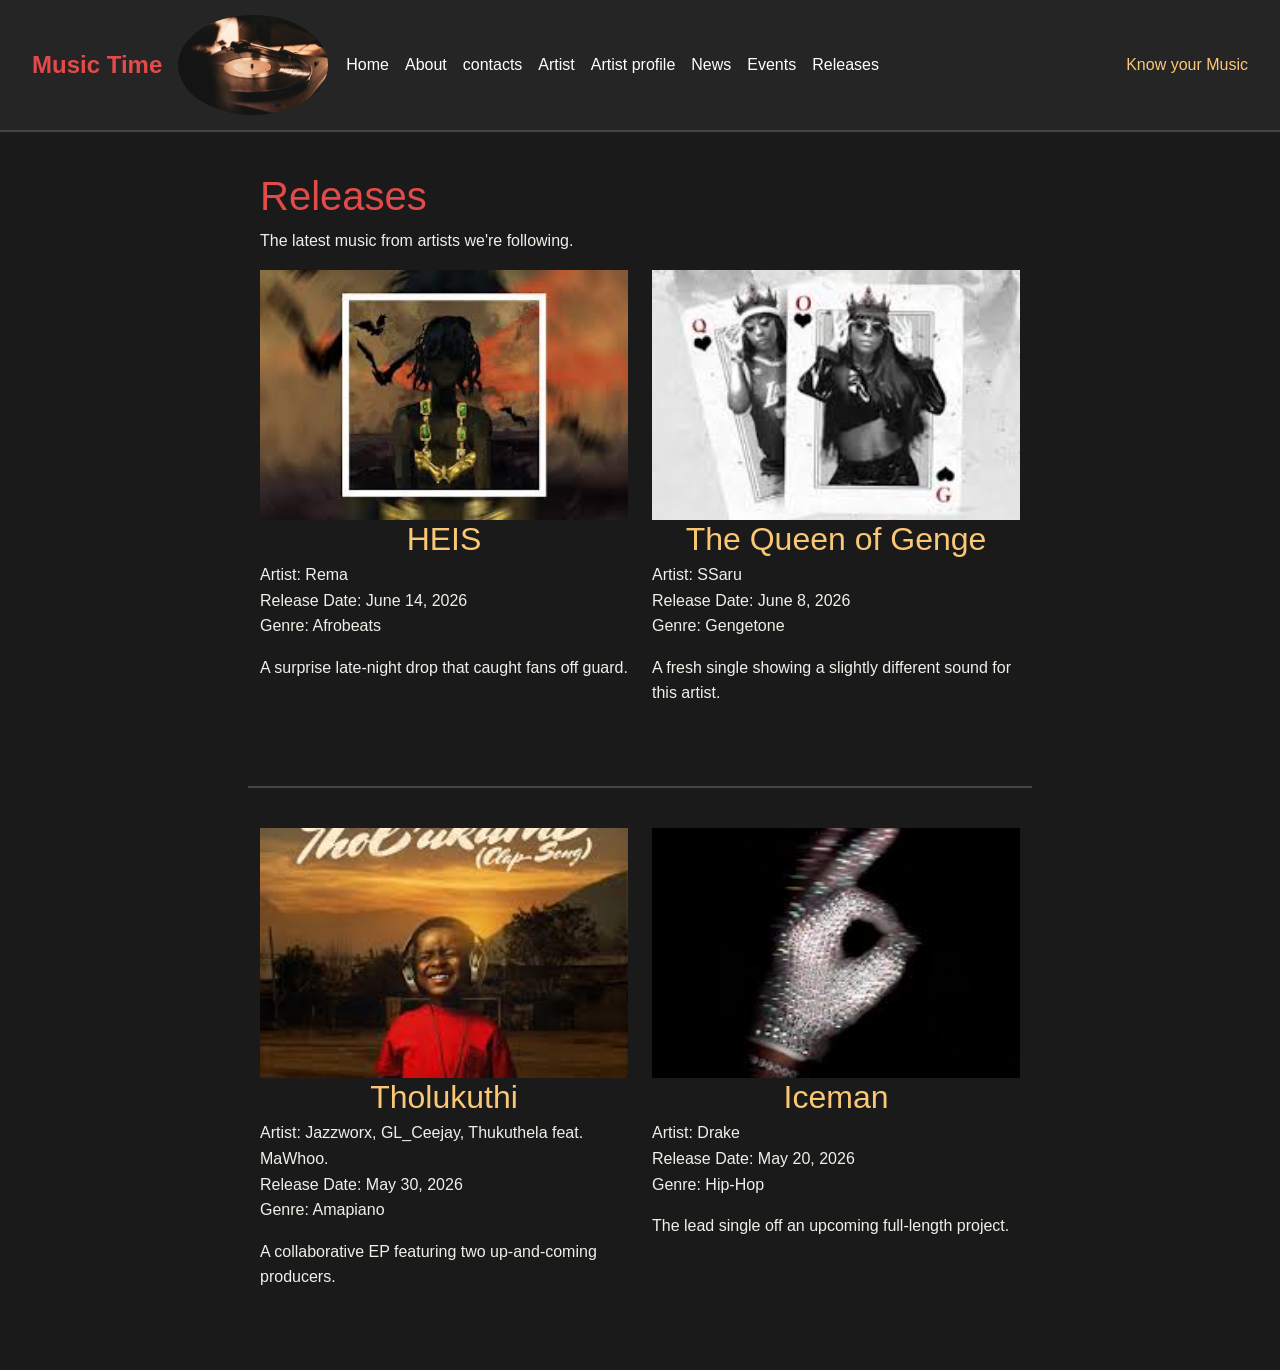
<file: releases.html>
<!DOCTYPE html>
<html lang="en">
<head>
  <meta charset="UTF-8">
  <meta name="viewport" content="width=device-width, initial-scale=1.0">
  <title>Releases</title>
  <link href="https://cdn.jsdelivr.net/npm/bootstrap@5.3.3/dist/css/bootstrap.min.css" rel="stylesheet">
    <link rel="stylesheet" href="style.css">
</head>
<body>
    <nav class="navbar navbar-expand-lg" data-bs-theme="dark" >
  <div class="container-fluid">
    <a class="navbar-brand" href="index.html">Music Time</a>
    <img src="Images/music logo.jpg" alt="logo" class="custom-navbar-logo">
    <button class="navbar-toggler" type="button" data-bs-toggle="collapse" data-bs-target="#navbarText" aria-controls="navbarText" aria-expanded="false" aria-label="Toggle navigation">
      <span class="navbar-toggler-icon"></span>
    </button>
    <div class="collapse navbar-collapse" id="navbarText">
      <ul class="navbar-nav me-auto mb-2 mb-lg-0">
        <li class="nav-item">
          <a class="nav-link active" aria-current="page" href="index.html" class="nav-link">Home</a>
        </li>
        <li class="nav-item">
          <a class="nav-link active" aria-current="page" href="about.html" class="nav-link">About</a>
        </li>
        <li class="nav-item">
          <a class="nav-link active" aria-current="page" href="contacts.html">contacts</a>
        </li>
        <li class="nav-item">
          <a class="nav-link active" aria-current="page" href="artist.html">Artist</a>
        </li>
        <li class="nav-item">
          <a class="nav-link active" aria-current="page" href="artist-profile.html">Artist profile</a>
        </li>
        <li class="nav-item">
          <a class="nav-link active" aria-current="page" href="news.html">News</a>
        </li>
        <li class="nav-item">
          <a class="nav-link active" aria-current="page" href="events.html">Events</a>
        </li>
        <li class="nav-item">
          <a class="nav-link active" aria-current="page" href="releases.html">Releases</a>
        </li>
      </ul>
      <span class="navbar-text">
         Know your Music
      </span>
    </div>
  </div>
</nav>
<main class="releases-container">
 
  <h1>Releases</h1>
  <p>The latest music from artists we're following.</p>
 
  <div class="row">
 
    <div class="col-md-6 mb-4">
      <img src="Images/heis.jpg" alt="heis" class="profile-img">
      <h3>HEIS</h3>
      <p>Artist: Rema<br>
      Release Date: June 14, 2026<br>
      Genre: Afrobeats</p>
      <p>A surprise late-night drop that caught fans off guard.</p>
    </div>
    <div class="col-md-6 mb-4">
      <img src="Images/gengejpg.jpg" alt="genge" class="profile-img">
      <h3>The Queen of Genge</h3>
      <p>Artist: SSaru<br>
      Release Date: June 8, 2026<br>
      Genre: Gengetone</p>
      <p>A fresh single showing a slightly different sound for this artist.</p>
    </div>

<hr>

    <div class="col-md-6 mb-4">
      <img src="Images/tholukuthi.jpg" alt="tholukuthi" class="profile-img">
      <h3>Tholukuthi</h3>
      <p>Artist: Jazzworx, GL_Ceejay, Thukuthela feat. MaWhoo. <br>
      Release Date: May 30, 2026<br>
      Genre: Amapiano</p>
      <p>A collaborative EP featuring two up-and-coming producers.</p>
    </div>
     <div class="col-md-6 mb-4">
      <img src="Images/iceman.jpg" alt="iceman" class="profile-img">
      <h3>Iceman</h3>
      <p>Artist: Drake<br>
      Release Date: May 20, 2026<br>
      Genre: Hip-Hop</p>
      <p>The lead single off an upcoming full-length project.</p>
    </div>
 
  </div>
 
</main>

</body>
</html>
</file>
<file: style.css>
@charset
    "UTF-8";

.custom-navbar-logo {
    width: 150px;
    height:  100px;
    border-radius: 50%;
    margin-right: 10px;

}

.navbar {
    background-color: #252525;
    padding: 15px 20px;
    border-bottom: 2px solid #444441;
}

.navbar-brand {
    display: flex;
    align-items: center;
    color: #E24B4A;    
    font-size: 24px;
    font-weight: bold;
}

.nav-link {
    color: #E24B4A;

}

.nav link :hover {
    color: #E24B4A;
}

.navbar-text {
    color: #FAC775;
}
.container {
  max-width: 1200px; 
  margin-left: auto;
  margin-right: auto;
  padding-left: 20px;
  padding-right: 20px;
  box-sizing: border-box;
  background-color: #1A1A1A;
}

.container h1 {
    color: #000000;
    font-size: 36px;
    margin-bottom: Auto;
    
}

.artist-button {
  background-color: #E24B4A;
  color: white;
  padding: 10px 20px;
  border-radius: 5px;
  border: none;
}

.profile-button {
  background-color: #E24B4A;
  color: white;
  padding: 10px 20px;
  border-radius: 5px;
  border: none;
}

body {
  background-color: #1A1A1A;
  color: #F1EFE8;
  font-family: 'Segoe UI', Arial, sans-serif;
  line-height: 1.6;
}

.profiles-container {
  max-width: 800px;
  margin: 0 auto;
  padding: 40px 20px;
  text-align: center;
}

.profiles-container .custom-navbar-logo {
  height: 40px;
  width: auto;
  margin-left: 10px;
}

.profiles-container h1 {
  color: #E24B4A;
  font-size: 2.5rem;
  margin-bottom: 0.5rem;
}

.profiles-container h2 {
  color: #FAC775;
  font-size: 1.25rem;
  font-weight: normal;
  margin-bottom: 0.5rem;
}

.profiles-container h3 {
  color: #B4B2A9;
  font-size: 1rem;
  font-weight: normal;
  margin-bottom: 2rem;
}

.profiles-container #artistCarousel {
  background-color: #252525;
  border: 1px solid #444441;
  border-radius: 12px;
  padding: 30px;
  margin-bottom: 2rem;
  position: relative;
}

.profiles-container .carousel-slide img {
  width: 300px;
  height: 300px;
  object-fit: cover;
  border-radius: 8px;
  margin-bottom: 1rem;
}

.profiles-container .carousel-slide h3 {
  color: #F1EFE8;
  font-size: 1.5rem;
  margin-bottom: 0.25rem;
}

.profiles-container .carousel-slide p {
  color: #FAC775;
  margin-bottom: 0;
}

.profiles-container #carousel-prev,
.profiles-container #carousel-next {
  background-color: #E24B4A;
  color: #F1EFE8;
  border: none;
  border-radius: 50%;
  width: 40px;
  height: 40px;
  font-size: 1.5rem;
  line-height: 1;
  position: absolute;
  top: 50%;
  transform: translateY(-50%);
  cursor: pointer;
}

.profiles-container #carousel-prev {
  left: 10px;
}

.profiles-container #carousel-next {
  right: 10px;
}

.profiles-container #carousel-prev:hover,
.profiles-container #carousel-next:hover {
  background-color: #FAC775;
  color: #1A1A1A;
}

.profiles-container .artist-button {
  background-color: #E24B4A;
  color: #F1EFE8;
  border: none;
  padding: 12px 24px;
  border-radius: 8px;
  font-size: 1rem;
  cursor: pointer;
}

.profiles-container .artist-button:hover {
  background-color: #FAC775;
  color: #1A1A1A;
}

.profiles1-container {
    background-color: #1A1A1A;
    display: flex;
    flex-direction: row;
    justify-content: center;
    gap: 40px;
    flex-wrap: wrap;
    padding: 40px 20px;
    h1, h2, h3 {
        color: #F1EFE8;
        font-size: 36px;
        margin-bottom: 20px;
    }
}
.profile-card {
    background-color: #252525;
    border: 2px solid #de4c4c;
    color: #F1EFE8;
    border-radius: 8px;
    width: 350px;
    overflow: hidden;
    box-shadow: 0 4px 8px rgba(0, 0, 0, 0.1);
    display: flex;
    flex-direction: column;

}
.profile-img {
  width: 100%;
  height: 250px;    
  object-fit: cover;
}
.profile-info {
  padding: 20px;
}
.profile-info h3 {
  margin-top: 0;
  font-size: 1.5rem;
  margin-bottom: 10px;
}
.profile-info p {
  font-size: 0.95rem;
  line-height: 1.5;
  margin-bottom: 20px;
}

.form-container {
    background-color: #1c1b1b;
    padding: 20px;
    border-radius: 8px;
    box-shadow: 0 4px 8px rgba(188, 59, 59, 0.943);
    max-width: 500px;
    margin: 20px auto;
    float: left;
}

.big-container {
    background-color: #1A1A1A;
    color: #F1EFE8;
    font-family: 'Segoe UI', Arial, sans-serif;
    line-height: 1.6;
    max-width: 800px;
    margin: 0 auto;
    padding: 40px 20px;
}
.big-container  h3 {
  text-align: center;
  color: #E24B4A;
  font-size: 2.0rem;
  margin-bottom: 0.25rem;
}


.big-container p {
  color: #F1EFE8;
}

.big-container h2 {
    color: #FAC775
}

.big-container hr {
  border: none;
  border-top: 2px solid #444441;
  margin: 2.5rem 0;
  opacity: 1;
}  

.event-container {
    background-color: #1A1A1A;
    color: #F1EFE8;
    font-family: 'Segoe UI', Arial, sans-serif;
    line-height: 1.6;
    max-width: 800px;
    margin: 0 auto;
    padding: 40px 20px;
}
.event-container  h3 {
  text-align: center;
  color: #FAC775;
  font-size: 2.0rem;
  margin-bottom: 0.25rem;
}


.event-container p {
  color: #F1EFE8;
}

.event-container h1 {
    color: #E24B4A
}

.event-container hr {
  border: none;
  border-top: 2px solid #444441;
  margin: 2.5rem 0;
  opacity: 1;
}


.about-container1 {
    background-color: #1A1A1A;
    color: #F1EFE8;
    font-family: 'Segoe UI', Arial, sans-serif;
    line-height: 1.6;
    max-width: 800px;
    margin: 0 auto;
    padding: 40px 20px;
}
.about-container1  h3 {
  text-align: center;
  color: #E24B4A;
  font-size: 2.5rem;
  margin-bottom: 0.25rem;
}

.about-container1 p {
  color: #F1EFE8;
}

.about-container1 hr {
  border: none;
  border-top: 2px solid #444441;
  margin: 2.5rem 0;
  opacity: 1;
}
  

.news-container {
    background-color: #1A1A1A;
    color: #F1EFE8;
    font-family: 'Segoe UI', Arial, sans-serif;
    line-height: 1.6;
    max-width: 800px;
    margin: 0 auto;
    padding: 40px 20px;
}
.news-container  h3 {
  text-align: center;
  color: #E24B4A;
  font-size: 2.0rem;
  margin-bottom: 0.25rem;
}


.news-container p {
  color: #F1EFE8;
}

.news-container h5 {
    color: #FAC775
}

.news-container hr {
  border: none;
  border-top: 2px solid #444441;
  margin: 2.5rem 0;
  opacity: 1;
}



.releases-container {
    background-color: #1A1A1A;
    color: #F1EFE8;
    font-family: 'Segoe UI', Arial, sans-serif;
    line-height: 1.6;
    max-width: 800px;
    margin: 0 auto;
    padding: 40px 20px;
}
.releases-container  h3 {
  text-align: center;
  color: #FAC775;
  font-size: 2.0rem;
  margin-bottom: 0.25rem;
}


.releases-container p {
  color: #F1EFE8;
}

.releases-container h1 {
    color: #E24B4A
}

.releases-container hr {
  border: none;
  border-top: 2px solid #444441;
  margin: 2.5rem 0;
  opacity: 1;
}

.artist-profile-container {
  background-color: #1A1A1A;
  color: #F1EFE8;
  font-family: 'Segoe UI', Arial, sans-serif;
  line-height: 1.6;
  max-width: 800px;
  margin: 0 auto;
  padding: 40px 20px;
}

.artist-profile-container  h1 {
  text-align: center;
  color: #E24B4A;
  font-size: 2.5rem;
  margin-bottom: 0.25rem;
}


.artist-profile-container h2 {
  color: #FAC775;
  margin-top: 2rem;
  margin-bottom: 0.75rem;
}

.artist-profile-container p {
  color: #F1EFE8;
}

.artist-profile-container hr {
  border: none;
  border-top: 2px solid #444441;
  margin: 2.5rem 0;
  opacity: 1;
}
</file>
